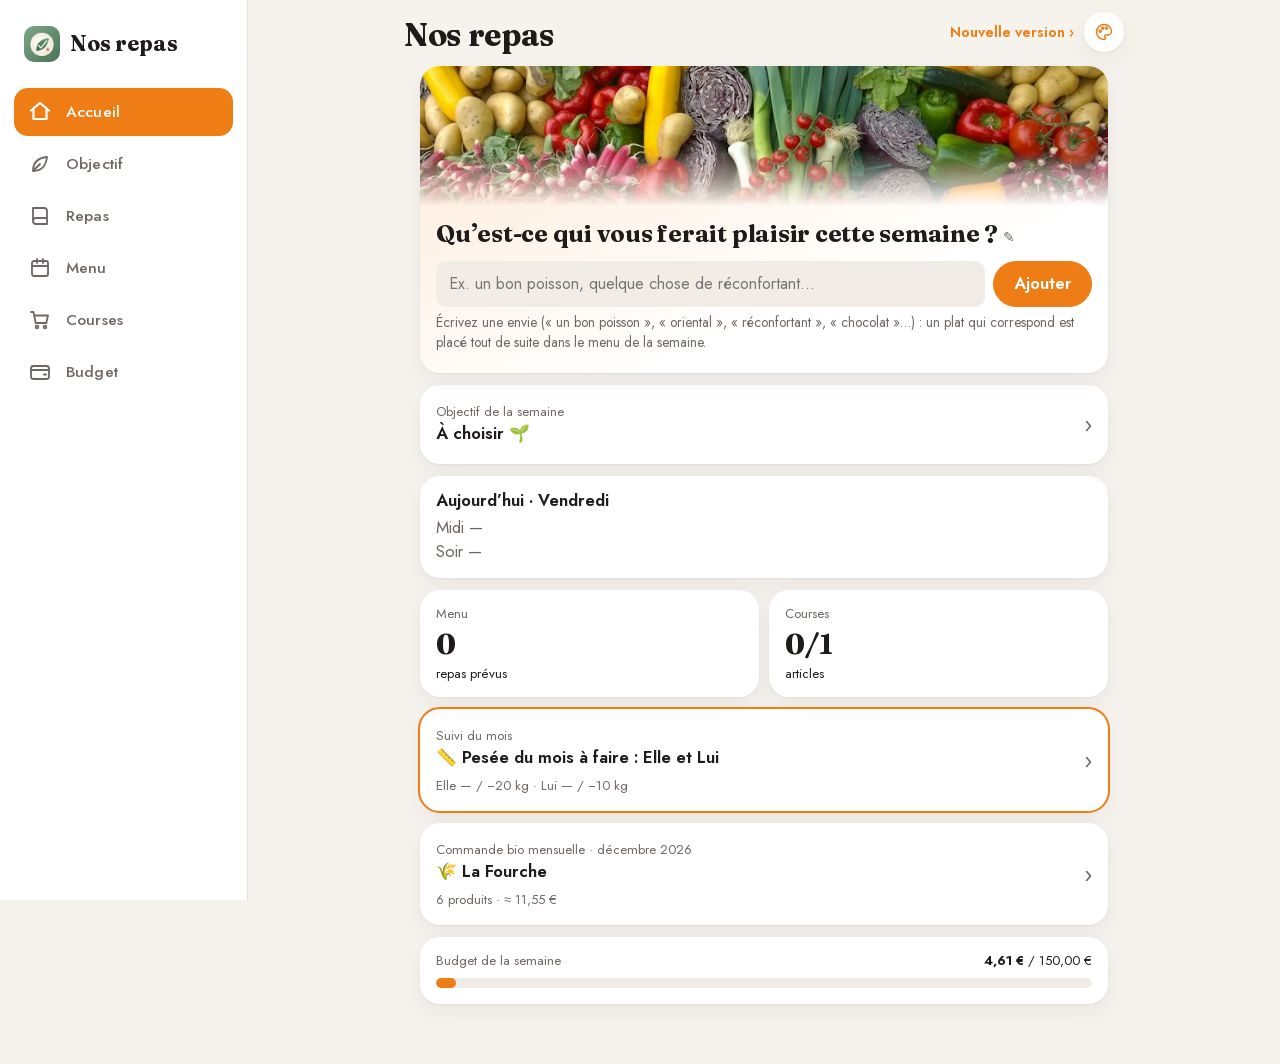
<file: v1/index.html>
<!doctype html>
<html lang="fr">
<head>
  <meta charset="utf-8" />
  <meta name="viewport" content="width=device-width, initial-scale=1, viewport-fit=cover" />
  <title>Nos repas · V1</title>
  <meta name="description" content="Menus de la semaine, liste de courses et budget — en douceur." />

  <!-- Installation sur iPhone (Safari › Partager › Sur l'écran d'accueil) -->
  <meta name="theme-color" id="meta-theme" content="#f6f2ed" />
  <!-- Appliquer la couleur et le mode choisis avant l'affichage (évite un flash) -->
  <script>
    try {
      var a = JSON.parse(localStorage.getItem('nos-repas-apparence')) || {};
      document.documentElement.dataset.couleur = a.couleur || 'orange';
      if (a.mode === 'light' || a.mode === 'dark') document.documentElement.dataset.theme = a.mode;
    } catch (e) {}
  </script>
  <link rel="preload" href="../fonts/jost-latin.woff2" as="font" type="font/woff2" crossorigin />
  <link rel="preload" href="../fonts/fraunces-latin.woff2" as="font" type="font/woff2" crossorigin />
  <meta name="apple-mobile-web-app-capable" content="yes" />
  <meta name="mobile-web-app-capable" content="yes" />
  <meta name="apple-mobile-web-app-status-bar-style" content="default" />
  <meta name="apple-mobile-web-app-title" content="Nos repas" />
  <link rel="apple-touch-icon" href="../icons/apple-touch-icon.png" />
  <link rel="icon" href="../icons/icon.svg" type="image/svg+xml" />

  <link rel="stylesheet" href="css/base.css" />
  <link rel="stylesheet" href="css/components.css" />
</head>
<body>
  <header class="topbar">
    <div class="topbar-in">
      <div class="topbar-titre"><a id="back" class="back" href="#/accueil" hidden>‹ Retour</a><h1 id="title">Nos repas</h1></div>
      <a href="../" class="link-btn" style="align-self:center">Nouvelle version ›</a>
      <button id="btn-apparence" class="btn-apparence" aria-label="Apparence : couleur et mode">
        <svg viewBox="0 0 24 24"><path d="M12 3a9 9 0 1 0 0 18c1.1 0 1.6-.8 1.6-1.6 0-.5-.2-.8-.4-1.1-.3-.3-.4-.6-.4-1 0-.9.7-1.6 1.6-1.6h1.9A4.7 4.7 0 0 0 21 11c0-4.4-4-8-9-8Z"/><circle cx="7.5" cy="11" r="1.2"/><circle cx="10.5" cy="7.5" r="1.2"/><circle cx="15" cy="7.5" r="1.2"/></svg>
      </button>
    </div>
  </header>

  <main id="view" class="view"></main>

  <nav class="tabbar" aria-label="Navigation">
    <div class="nav-brand"><img src="../icons/icon-192.png" alt="" />Nos repas</div>
    <a href="#/accueil" data-route="accueil">
      <svg viewBox="0 0 24 24"><path d="M3 11.5 12 4l9 7.5M5.5 9.5V20h13V9.5"/></svg><span>Accueil</span></a>
    <a href="#/objectif" data-route="objectif">
      <svg viewBox="0 0 24 24"><path d="M5 19c0-8 5-13 14-14-1 9-6 14-14 14Zm0 0 7-7"/></svg><span>Objectif</span></a>
    <a href="#/repas" data-route="repas">
      <svg viewBox="0 0 24 24"><path d="M5 4h11a3 3 0 0 1 3 3v13H8a3 3 0 0 1-3-3V4Zm0 13a3 3 0 0 1 3-3h11"/></svg><span>Repas</span></a>
    <a href="#/menu" data-route="menu">
      <svg viewBox="0 0 24 24"><rect x="4" y="5" width="16" height="15" rx="2"/><path d="M4 10h16M9 3v4M15 3v4"/></svg><span>Menu</span></a>
    <a href="#/courses" data-route="courses">
      <svg viewBox="0 0 24 24"><path d="M3 4h2.5l2.2 11h10.6L20 7.5H6.4"/><circle cx="9" cy="19" r="1.4"/><circle cx="17" cy="19" r="1.4"/></svg><span>Courses</span></a>
    <a href="#/budget" data-route="budget">
      <svg viewBox="0 0 24 24"><rect x="3" y="6" width="18" height="13" rx="2.5"/><path d="M3 10h18M16 14.5h2"/></svg><span>Budget</span></a>
  </nav>

  <!-- Données de départ -->
  <script src="data/ingredients.js"></script>
  <script src="data/repas.js"></script>
  <script src="data/objectifs.js"></script>
  <script src="data/images.js"></script>
  <!-- Cœur -->
  <script src="js/utils.js"></script>
  <script src="js/store.js"></script>
  <script src="js/domain/shopping.js"></script>
  <script src="js/domain/budget.js"></script>
  <script src="js/domain/suggestions.js"></script>
  <script src="js/domain/suivi.js"></script>
  <script src="js/domain/stock.js"></script>
  <script src="js/domain/nutrition.js"></script>
  <script src="js/domain/import.js"></script>
  <!-- Écrans -->
  <script src="js/views/commun.js"></script>
  <script src="js/views/accueil.js"></script>
  <script src="js/views/objectif.js"></script>
  <script src="js/views/repas.js"></script>
  <script src="js/views/menu.js"></script>
  <script src="js/views/courses.js"></script>
  <script src="js/views/budget.js"></script>
  <script src="js/views/suivi.js"></script>
  <script src="js/views/fourche.js"></script>
  <script src="js/views/ingredients.js"></script>
  <script src="js/views/stock.js"></script>
  <script src="js/views/cuisine.js"></script>
  <script src="js/views/importer.js"></script>
  <script src="js/apparence.js"></script>
  <script src="js/router.js"></script>
  <script src="js/app.js"></script>
</body>
</html>
</file>
<file: v1/css/base.css>
/* Thème : polices, couleurs au choix (data-couleur), modes clair / sombre / auto (data-theme),
   mise en page générale, barre d'onglets (téléphone) et menu latéral (tablette, ordinateur). */

/* ---------- Polices (licence libre SIL OFL, voir fonts/LICENCE.md) ---------- */
@font-face {
  font-family: 'Jost'; font-style: normal; font-weight: 400 700; font-display: swap;
  src: url(../../fonts/jost-latin.woff2) format('woff2');
}
@font-face {
  font-family: 'Fraunces'; font-style: normal; font-weight: 600 800; font-display: swap;
  src: url(../../fonts/fraunces-latin.woff2) format('woff2');
}

/* ---------- Palettes : chaque couleur a une version claire (-l) et sombre (-d) ---------- */
:root, :root[data-couleur="orange"] {
  --p-l: #ef7d16; --ps-l: #fde8d4; --pi-l: #ffffff;
  --p-d: #ff9b42; --ps-d: #3b2616; --pi-d: #1f1408;
}
:root[data-couleur="sauge"] {
  --p-l: #4f7a5a; --ps-l: #e1ebe3; --pi-l: #ffffff;
  --p-d: #8cc49a; --ps-d: #1f3326; --pi-d: #10231a;
}
:root[data-couleur="framboise"] {
  --p-l: #d2386a; --ps-l: #fbe0e9; --pi-l: #ffffff;
  --p-d: #ff7ea6; --ps-d: #3d1b27; --pi-d: #2a0b16;
}
:root[data-couleur="ocean"] {
  --p-l: #1b7f93; --ps-l: #d8eff3; --pi-l: #ffffff;
  --p-d: #5fc9dc; --ps-d: #13303a; --pi-d: #06242c;
}
:root[data-couleur="lavande"] {
  --p-l: #7657c6; --ps-l: #ebe5fb; --pi-l: #ffffff;
  --p-d: #b6a0f5; --ps-d: #2a2342; --pi-d: #1a1233;
}
:root[data-couleur="moutarde"] {
  --p-l: #b88a00; --ps-l: #faefcc; --pi-l: #1f1b1a;
  --p-d: #f2c94c; --ps-d: #3a3113; --pi-d: #1f1b1a;
}

/* ---------- Mode clair (par défaut) ---------- */
:root {
  --bg: #f6f2ed;
  --surface: #ffffff;
  --surface-2: #f1ece6;
  --text: #1f1b1a;
  --muted: #6e6764;
  --line: #e6e0da;
  --primary: var(--p-l);
  --primary-soft: var(--ps-l);
  --primary-ink: var(--pi-l);
  --accent: var(--p-l);
  --accent-soft: var(--ps-l);
  --danger: #c23b33;
  --danger-soft: #f8dfdc;
  --ok: #2f8a4e;
  --shadow: 0 1px 2px rgba(31, 27, 26, .05), 0 8px 24px rgba(31, 27, 26, .06);
  --shadow-lg: 0 10px 40px rgba(31, 27, 26, .14);
  --radius: 20px;
  --tabbar-h: 64px;
  --sidebar-w: 248px;
  --font: 'Jost', -apple-system, BlinkMacSystemFont, 'Segoe UI', Roboto, sans-serif;
  --font-titre: 'Fraunces', Georgia, 'Times New Roman', serif;
  color-scheme: light;
}

/* ---------- Mode sombre : automatique (réglage du téléphone) ou forcé ---------- */
@media (prefers-color-scheme: dark) {
  :root:not([data-theme="light"]) {
    --bg: #141211; --surface: #1e1b1a; --surface-2: #292524; --text: #f4efeb; --muted: #aaa29d; --line: #36302e;
    --primary: var(--p-d); --primary-soft: var(--ps-d); --primary-ink: var(--pi-d);
    --accent: var(--p-d); --accent-soft: var(--ps-d);
    --danger: #f0837a; --danger-soft: #3c2220; --ok: #7fd39a;
    --shadow: 0 1px 2px rgba(0, 0, 0, .35); --shadow-lg: 0 10px 40px rgba(0, 0, 0, .5);
    color-scheme: dark;
  }
}
:root[data-theme="dark"] {
  --bg: #141211; --surface: #1e1b1a; --surface-2: #292524; --text: #f4efeb; --muted: #aaa29d; --line: #36302e;
  --primary: var(--p-d); --primary-soft: var(--ps-d); --primary-ink: var(--pi-d);
  --accent: var(--p-d); --accent-soft: var(--ps-d);
  --danger: #f0837a; --danger-soft: #3c2220; --ok: #7fd39a;
  --shadow: 0 1px 2px rgba(0, 0, 0, .35); --shadow-lg: 0 10px 40px rgba(0, 0, 0, .5);
  color-scheme: dark;
}

* { box-sizing: border-box; -webkit-tap-highlight-color: transparent; }
html { -webkit-text-size-adjust: 100%; }
body {
  margin: 0;
  background: var(--bg);
  color: var(--text);
  font: 16.5px/1.45 var(--font);
  min-height: 100vh;
  overscroll-behavior-y: none;
  transition: background-color .25s;
}
body.no-scroll { overflow: hidden; }

h1, h2 { font-family: var(--font-titre); font-weight: 700; letter-spacing: -.01em; }
h1, h2, h3 { margin: 0; line-height: 1.2; }
h2 { font-size: 1.35rem; }
h3 { font-size: 1.05rem; font-weight: 600; }
p { margin: .4rem 0; }
small { font-size: .82rem; }
a { color: var(--primary); }
s { color: var(--muted); }

/* ---------- En-tête ---------- */
.topbar {
  position: sticky; top: 0; z-index: 10;
  padding: calc(env(safe-area-inset-top) + 12px) 16px 10px;
  background: color-mix(in srgb, var(--bg) 85%, transparent);
  backdrop-filter: saturate(1.6) blur(16px);
  -webkit-backdrop-filter: saturate(1.6) blur(16px);
}
.topbar-in { max-width: 640px; margin: 0 auto; display: flex; align-items: flex-end; gap: 10px; }
.topbar-titre { flex: 1; min-width: 0; }
.topbar h1 { font-size: 2rem; line-height: 1.1; }
.back { display: inline-block; font-weight: 600; text-decoration: none; margin-bottom: 4px; }
.back[hidden] { display: none; }
.btn-apparence {
  width: 40px; height: 40px; border-radius: 50%; border: none; flex: none; cursor: pointer;
  background: var(--surface); box-shadow: var(--shadow); color: var(--primary);
  display: grid; place-items: center;
}
.btn-apparence svg { width: 20px; height: 20px; fill: none; stroke: currentColor; stroke-width: 1.8; stroke-linecap: round; stroke-linejoin: round; }

.view {
  max-width: 640px; margin: 0 auto;
  padding: 4px 16px calc(var(--tabbar-h) + env(safe-area-inset-bottom) + 40px);
}

/* ---------- Barre d'onglets flottante (téléphone) ---------- */
.tabbar {
  position: fixed; z-index: 20;
  left: 12px; right: 12px; bottom: calc(env(safe-area-inset-bottom) + 10px);
  max-width: 560px; margin: 0 auto;
  height: var(--tabbar-h);
  display: grid; grid-template-columns: repeat(6, 1fr); align-items: center;
  padding: 6px;
  background: color-mix(in srgb, var(--surface) 88%, transparent);
  backdrop-filter: saturate(1.6) blur(20px); -webkit-backdrop-filter: saturate(1.6) blur(20px);
  border: 1px solid color-mix(in srgb, var(--line) 70%, transparent);
  border-radius: 26px;
  box-shadow: var(--shadow-lg);
}
.nav-brand { display: none; }
.tabbar a {
  position: relative; height: 100%;
  display: flex; flex-direction: column; align-items: center; justify-content: center; gap: 2px;
  color: var(--muted); text-decoration: none; font-size: .66rem; font-weight: 600; letter-spacing: .01em;
  border-radius: 20px; transition: color .2s, background-color .2s;
}
.tabbar svg {
  width: 24px; height: 24px; fill: none; stroke: currentColor;
  stroke-width: 1.8; stroke-linecap: round; stroke-linejoin: round; transition: transform .2s;
}
.tabbar a.active { color: var(--primary); background: var(--primary-soft); }
.tabbar a.active svg { stroke-width: 2.2; transform: translateY(-1px); }
.tabbar a:active svg { transform: scale(.9); }

/* ---------- Menu latéral (tablette en paysage, ordinateur) ---------- */
@media (min-width: 900px) {
  .tabbar {
    left: 0; right: auto; top: 0; bottom: 0; margin: 0;
    width: var(--sidebar-w); height: auto; max-width: none;
    display: flex; flex-direction: column; align-items: stretch; gap: 4px;
    padding: calc(env(safe-area-inset-top) + 22px) 14px 22px;
    border-radius: 0; border: none; border-right: 1px solid var(--line);
    box-shadow: none; background: var(--surface);
  }
  .nav-brand {
    display: flex; align-items: center; gap: 10px; padding: 4px 10px 22px;
    font-family: var(--font-titre); font-weight: 700; font-size: 1.35rem; color: var(--text);
  }
  .nav-brand img { width: 36px; height: 36px; border-radius: 10px; }
  .tabbar a {
    flex-direction: row; justify-content: flex-start; gap: 14px;
    height: 48px; padding: 0 14px; font-size: .98rem; font-weight: 500; border-radius: 14px;
  }
  .tabbar a:hover { background: var(--surface-2); color: var(--text); }
  .tabbar a.active, .tabbar a.active:hover { background: var(--primary); color: var(--primary-ink); }
  body { padding-left: var(--sidebar-w); }
  .view { padding-bottom: 48px; }
  .topbar-in, .view { max-width: 720px; }
  .fab { bottom: 28px !important; right: 32px !important; }
  .toast { bottom: 28px !important; left: calc(50% + var(--sidebar-w) / 2) !important; }
  .sticky-bottom { bottom: 12px !important; }
}

/* Utilitaires */
.muted { color: var(--muted); }
.small { font-size: .86rem; }
.center { text-align: center; display: block; margin-left: auto; margin-right: auto; }
.grow { flex: 1; min-width: 0; }
.hidden { display: none !important; }
.row { display: flex; gap: 10px; align-items: flex-end; flex-wrap: wrap; }
.row-between { display: flex; justify-content: space-between; align-items: center; gap: 10px; }
.stack { display: flex; flex-direction: column; gap: 12px; }
.grid2 { display: grid; grid-template-columns: 1fr 1fr; gap: 10px; }
.plain { list-style: none; margin: 0; padding: 0; }
.ok { color: var(--ok); font-weight: 600; }
.danger { color: var(--danger); font-weight: 600; }
.empty { text-align: center; color: var(--muted); padding: 2rem 0; }
</file>
<file: v1/css/components.css>
/* Composants : cartes, boutons, puces, formulaires, feuilles modales, écrans. */

/* ---------- Cartes ---------- */
.card {
  background: var(--surface); border-radius: var(--radius); box-shadow: var(--shadow);
  padding: 14px 16px; margin: 0 0 12px;
}
.card h3 { margin-bottom: 6px; }
.cards { list-style: none; margin: 0; padding: 0; }
.link-card { display: flex; align-items: center; gap: 12px; cursor: pointer; }
.link-card:active, .meal:active { transform: scale(.99); }
.chev { color: var(--muted); font-size: 1.5rem; }
.section-title { margin: 24px 4px 10px; color: var(--muted); font-size: .78rem; font-weight: 600; text-transform: uppercase; letter-spacing: .08em; }

/* ---------- Boutons ---------- */
button { font: inherit; color: inherit; }
.btn {
  display: inline-flex; align-items: center; justify-content: center; gap: 6px;
  min-height: 46px; padding: 0 20px; border-radius: 999px; border: 1px solid var(--line);
  background: var(--surface); color: var(--text); font-weight: 600; cursor: pointer;
}
.btn-primary { background: var(--primary); border-color: var(--primary); color: var(--primary-ink); }
.btn-danger { background: var(--danger); border-color: var(--danger); color: #fff; }
.btn-ghost { background: transparent; }
.btn-ghost-danger { background: transparent; border-color: transparent; color: var(--danger); }
.btn.block { width: 100%; margin-top: 12px; }
.btn:active { opacity: .8; }
.icon-btn {
  width: 40px; height: 40px; border-radius: 50%; border: none; background: var(--surface-2);
  font-size: 1.4rem; line-height: 1; cursor: pointer; flex: none;
}
.icon-btn.small { width: 30px; height: 30px; font-size: .85rem; }
.link-btn {
  background: none; border: none; padding: 6px 0; color: var(--primary);
  font-weight: 600; cursor: pointer; text-decoration: none; font-size: .9rem;
}
.link-btn.tiny { font-size: .75rem; padding: 2px 0; font-weight: 500; }
.fab {
  position: fixed; right: 20px; bottom: calc(var(--tabbar-h) + env(safe-area-inset-bottom) + 26px);
  width: 56px; height: 56px; border-radius: 50%; border: none; z-index: 15;
  background: var(--accent); color: #fff; font-size: 1.8rem; box-shadow: 0 6px 18px rgba(0,0,0,.2); cursor: pointer;
}
.toolbar { display: flex; gap: 8px; margin: 10px 0 14px; flex-wrap: wrap; }
.toolbar .btn-primary { flex: 1; }
.sticky-bottom {
  position: sticky; bottom: calc(var(--tabbar-h) + env(safe-area-inset-bottom) + 20px);
  background: var(--bg); padding: 8px 0; margin-top: 18px;
}
.sticky-bottom .btn { flex: 1; }

/* ---------- Puces ---------- */
.chips { display: flex; flex-wrap: wrap; gap: 6px; margin: 6px 0; }
.chips.small .chip { font-size: .7rem; padding: 2px 8px; }
.scroll-x { flex-wrap: nowrap; overflow-x: auto; scrollbar-width: none; margin: 0 -16px 10px; padding: 0 16px; }
.scroll-x::-webkit-scrollbar { display: none; }
.chip {
  display: inline-flex; align-items: center; gap: 4px; white-space: nowrap;
  padding: 5px 12px; border-radius: 999px; font-size: .8rem; font-family: inherit;
  background: var(--surface-2); color: var(--text); border: 1px solid transparent;
}
.chip-btn { cursor: pointer; min-height: 32px; }
.chip-btn.on { background: var(--primary); color: var(--primary-ink); border-color: var(--primary); }
.chip-good { background: var(--primary-soft); color: var(--primary); }
.chip-bad { background: var(--danger-soft); color: var(--danger); text-decoration: line-through; }
.chip-check { cursor: pointer; }
.chip-check input { display: none; }
.chip-check:has(input:checked) { background: var(--primary); color: var(--primary-ink); }
.pill {
  display: inline-block; font-size: .68rem; padding: 1px 7px; border-radius: 999px;
  background: var(--surface-2); color: var(--muted); margin-left: 4px; vertical-align: middle;
}
.pill.good { background: var(--primary-soft); }
.badge-good { font-size: 1.1rem; }

/* ---------- Formulaires ---------- */
label { display: flex; flex-direction: column; gap: 4px; font-size: .85rem; color: var(--muted); font-weight: 500; }
input, select, textarea {
  font: inherit; font-size: 16px; /* évite le zoom auto d'iOS */
  color: var(--text); background: var(--surface-2); border: 1px solid transparent;
  border-radius: 10px; padding: 10px 12px; width: 100%; min-height: 44px;
}
input:focus, select:focus, textarea:focus { outline: none; border-color: var(--primary); background: var(--surface); }
textarea { resize: vertical; }
fieldset { border: none; padding: 0; margin: 0; }
legend { font-size: .85rem; color: var(--muted); font-weight: 500; margin-bottom: 4px; }
input[type=checkbox] { width: 22px; height: 22px; min-height: 0; accent-color: var(--primary); flex: none; }
.add-form { display: flex; gap: 8px; margin-top: 8px; }
.add-form .prix { width: 5rem; flex: none; }
.toggle-line { flex-direction: row; align-items: center; gap: 10px; padding: 8px 4px; color: var(--text); font-size: .95rem; }
.file-btn { flex-direction: row; color: var(--text); font-size: 1rem; }

/* ---------- Sélecteur de semaine & bandeau ---------- */
.weeknav { display: flex; align-items: center; gap: 10px; margin: 4px 0 10px; }
.weeknav-label { flex: 1; text-align: center; display: flex; flex-direction: column; }
.weeknav-label span { color: var(--muted); font-size: .85rem; }
.banner {
  width: 100%; text-align: left; border: none; border-radius: 12px; padding: 10px 14px;
  background: var(--primary-soft); color: var(--text); cursor: pointer; margin-bottom: 4px;
}
.banner.muted { background: var(--surface-2); color: var(--muted); }

/* ---------- Accueil ---------- */
.hello { margin: 2px 4px 12px; }
.hello p { margin: 0 0 6px; }
.who { display: inline-flex; background: var(--surface-2); border-radius: 12px; padding: 3px; gap: 2px; }
.seg { border: none; background: none; padding: 7px 16px; border-radius: 9px; font-weight: 600; color: var(--muted); cursor: pointer; }
.seg.on { background: var(--surface); color: var(--text); box-shadow: var(--shadow); }
.hero { background: linear-gradient(160deg, var(--accent-soft), var(--surface) 70%); }
.question {
  display: block; width: 100%; text-align: left; background: none; border: none; padding: 0; cursor: pointer;
  font-family: var(--font-titre); font-size: 1.5rem; font-weight: 700; line-height: 1.2; letter-spacing: -.01em; margin-bottom: 12px;
}
.question .edit { font-size: .9rem; color: var(--muted); font-weight: 400; }
.envie-form { display: flex; gap: 8px; }
.envies { margin-top: 12px; display: flex; flex-direction: column; gap: 10px; }
.envie { background: var(--surface); border-radius: 12px; padding: 10px 12px; border: 1px solid var(--line); }
.envie-head { display: flex; gap: 10px; align-items: center; }
.envie-head strong { display: block; }
.avatar {
  width: 32px; height: 32px; border-radius: 50%; flex: none; display: grid; place-items: center;
  background: var(--accent); color: #fff; font-weight: 700; font-size: .9rem;
}
.envie-matches { margin-top: 8px; display: flex; flex-wrap: wrap; gap: 6px; align-items: center; }
.envie-matches small { width: 100%; }
.envie-actions { display: flex; justify-content: space-between; margin-top: 4px; }
.stat { flex-direction: column; align-items: flex-start; gap: 0; }
.stat strong { font-family: var(--font-titre); font-size: 1.8rem; }

/* ---------- Barre de progression ---------- */
.bar { height: 10px; border-radius: 999px; background: var(--surface-2); overflow: hidden; margin: 8px 0 2px; }
.bar span { display: block; height: 100%; background: var(--primary); border-radius: inherit; transition: width .3s; }
.bar.over span { background: var(--danger); }

/* ---------- Objectif ---------- */
.obj-grid { display: grid; grid-template-columns: 1fr 1fr; gap: 10px; }
.obj-card {
  display: flex; flex-direction: column; align-items: flex-start; gap: 4px; text-align: left;
  background: var(--surface); border: 2px solid transparent; border-radius: var(--radius);
  padding: 12px; box-shadow: var(--shadow); cursor: pointer;
}
.obj-card small { color: var(--muted); font-size: .75rem; }
.obj-card.on { border-color: var(--primary); background: var(--primary-soft); }
.obj-card.add { border: 2px dashed var(--line); box-shadow: none; background: transparent; }
.obj-emoji { font-size: 1.6rem; }
.selected-obj { border: 2px solid var(--primary); }
.selected-obj h3 { margin-top: 14px; }
.conseils { margin: 8px 0; padding-left: 1.2rem; }
.conseils li { margin: 3px 0; }
.disclaimer { color: var(--muted); font-size: .75rem; text-align: center; margin-top: 20px; }

/* ---------- Bibliothèque ---------- */
.searchbar { margin-bottom: 10px; }
.meal { display: flex; gap: 10px; align-items: center; cursor: pointer; padding: 12px 14px; margin-bottom: 8px; }
.meal strong { font-weight: 600; font-size: .96rem; }
.meal-side { display: flex; flex-direction: column; align-items: flex-end; gap: 2px; flex: none; }
.note { background: var(--accent-soft); border-radius: 10px; padding: 10px 12px; font-size: .9rem; }
.ing-list { list-style: none; padding: 0; margin: 6px 0 0; }
.ing-list li { display: flex; justify-content: space-between; gap: 10px; padding: 8px 0; border-bottom: 1px solid var(--line); }
.ing-row { display: grid; grid-template-columns: 1fr 4.5rem 3rem 30px; gap: 6px; align-items: center; margin-bottom: 6px; }
.ing-row .unit { font-size: .8rem; color: var(--muted); }
.ing-new { display: flex; flex-direction: column; gap: 8px; background: var(--surface-2); padding: 10px; border-radius: 12px; margin-top: 6px; }
.ing-new input, .ing-new select { background: var(--surface); }
.ing-new .row > * { flex: 1; }

/* ---------- Menu ---------- */
.day { padding: 10px 12px; }
.day h3 { font-size: .95rem; margin: 2px 4px 6px; }
.day.today { outline: 2px solid var(--accent); }
.day.past { opacity: .72; }
.slot {
  display: flex; align-items: center; gap: 10px; width: 100%; text-align: left;
  border: none; background: var(--surface-2); border-radius: 14px; padding: 10px 12px; margin-top: 6px; cursor: pointer;
  min-height: 46px;
}
.slot.empty { background: transparent; border: 1.5px dashed var(--line); }
.slot.ext { background: var(--accent-soft); }
.slot.restes, .slot.reporte { background: transparent; border: 1px solid var(--line); }
.slot-moment { width: 2.8rem; flex: none; font-size: .75rem; color: var(--muted); font-weight: 600; text-transform: uppercase; }
.slot-body { flex: 1; font-size: .93rem; }
.current-slot { background: var(--surface-2); border-radius: 12px; padding: 10px 12px; margin: 10px 0; }
.slot-grid { display: grid; grid-template-columns: 6rem repeat(var(--cols), 1fr); gap: 6px; align-items: center; margin: 10px 0; }
.slot-grid-day { font-weight: 600; font-size: .9rem; }
.slot-cell { min-height: 40px; border-radius: 10px; border: 1px solid var(--line); background: var(--surface); cursor: pointer; }
.slot-cell.occ { background: var(--surface-2); color: var(--muted); }

/* ---------- Courses ---------- */
.summary strong { font-size: 1.3rem; }
.list { list-style: none; padding: 4px 12px; }
.item { display: flex; align-items: center; gap: 8px; padding: 10px 0; border-bottom: 1px solid var(--line); }
.item:last-child { border-bottom: none; }
.check { flex-direction: row; align-items: center; gap: 12px; flex: 1; min-width: 0; color: var(--text); font-size: .95rem; font-weight: 400; cursor: pointer; }
.check strong { font-weight: 600; }
.for { display: block; font-size: .72rem; overflow: hidden; text-overflow: ellipsis; white-space: nowrap; }
.item-side { display: flex; flex-direction: column; align-items: flex-end; flex: none; }
.item.done .check strong { text-decoration: line-through; color: var(--muted); }
.item.stock { opacity: .55; }
.empty-state { text-align: center; }

/* ---------- Budget ---------- */
.budget-main .big { font-family: var(--font-titre); font-size: 2.2rem; font-weight: 700; letter-spacing: -.01em; }
.budget-main .big small { font-size: 1rem; font-weight: 500; }
.budget-main.over { outline: 2px solid var(--danger); }
.histo { position: relative; display: flex; gap: 6px; align-items: flex-end; padding-top: 10px; }
.histo-col { flex: 1; display: flex; flex-direction: column; align-items: center; gap: 2px; }
.histo-val { font-size: .65rem; color: var(--muted); height: 1em; }
.histo-track { height: 110px; width: 100%; display: flex; align-items: flex-end; }
.histo-bar { width: 100%; background: var(--primary-soft); border-radius: 6px 6px 2px 2px; min-height: 2px; }
.histo-col.current .histo-bar { background: var(--primary); }
.histo-bar.over { background: var(--danger) !important; }
.histo-col small { font-size: .65rem; color: var(--muted); height: 1.4rem; line-height: 1.4rem; }
.histo-line { position: absolute; left: 0; right: 0; border-top: 1.5px dashed var(--accent); pointer-events: none; }
.histo-line em { position: absolute; right: 0; top: -1.2rem; font-size: .65rem; font-style: normal; color: var(--accent); }

/* ---------- Feuilles modales ---------- */
.sheet-overlay {
  position: fixed; inset: 0; z-index: 50; background: rgba(0,0,0,0); transition: background .2s;
  display: flex; align-items: flex-end; justify-content: center;
}
.sheet-overlay.open { background: rgba(0,0,0,.35); }
.sheet {
  width: 100%; max-width: 640px; max-height: 88vh; overflow-y: auto; -webkit-overflow-scrolling: touch;
  background: var(--surface); border-radius: 20px 20px 0 0;
  padding: 8px 18px calc(env(safe-area-inset-bottom) + 20px);
  transform: translateY(100%); transition: transform .22s ease-out;
}
.sheet-overlay.open .sheet { transform: translateY(0); }
.sheet h2 { margin: 6px 0 10px; }
.sheet h3 { margin: 16px 0 8px; }
.sheet-grip { width: 38px; height: 5px; border-radius: 3px; background: var(--line); margin: 0 auto 10px; }
.sheet-text { font-size: 1.05rem; margin: 10px 0 16px; }
.sheet-actions { display: grid; grid-template-columns: 1fr 1fr; gap: 10px; margin-top: 16px; }
.list-select { display: flex; flex-direction: column; gap: 6px; margin-top: 8px; }
.option {
  display: flex; align-items: center; gap: 8px; text-align: left; width: 100%;
  border: 1px solid var(--line); background: var(--surface); border-radius: 12px; padding: 12px; cursor: pointer;
}
.option.col { flex-direction: column; align-items: flex-start; }
.option.on { border-color: var(--primary); background: var(--primary-soft); }
.ext-form { background: var(--accent-soft); border-radius: 12px; padding: 12px; margin-top: 10px; }
.ext-form input { background: var(--surface); }

/* ---------- Toast ---------- */
.toast {
  position: fixed; left: 50%; bottom: calc(var(--tabbar-h) + env(safe-area-inset-bottom) + 30px); z-index: 60;
  transform: translate(-50%, 20px); opacity: 0; transition: .25s;
  background: var(--text); color: var(--bg); padding: 10px 16px; border-radius: 12px;
  font-size: .9rem; max-width: calc(100% - 32px); text-align: center;
}
.toast.show { opacity: 1; transform: translate(-50%, 0); }

@media (max-width: 360px) {
  .obj-grid { grid-template-columns: 1fr; }
  .tabbar a span { font-size: .6rem; }
}
.current-slot .chip { background: var(--surface); border-color: var(--line); }
.note { white-space: pre-line; }

/* ---------- Ajouts : gâteaux, lieux d'achat, suivi, année ---------- */
.center-who { display: flex; width: max-content; margin: 4px auto 14px; }
.link-card.due { outline: 2px solid var(--accent); }
.douceur { display: flex; align-items: center; gap: 8px; padding: 8px 0; border-top: 1px solid var(--line); }
.douceur:first-of-type { border-top: none; }
.douceur-main { flex: 1; text-align: left; background: none; border: none; padding: 0; cursor: pointer; display: flex; flex-direction: column; }
.btn-cookidoo { background: #00a94f; border-color: #00a94f; color: #fff; text-decoration: none; margin: 4px 0 8px; }
.lieu-head { display: flex; justify-content: space-between; align-items: baseline; margin: 26px 4px 0; }
.lieu-head h2 { font-size: 1.15rem; }
.lieu-sub { display: block; margin: 2px 4px 0; }
.lieu-select { width: auto; flex: none; }
.add-form { flex-wrap: wrap; }
.add-form input[name=nom] { flex: 1; min-width: 8rem; }
.done-banner { margin-top: 8px; padding: 8px 10px; border-radius: 10px; background: var(--primary-soft); color: var(--primary); font-weight: 600; display: flex; justify-content: space-between; align-items: center; }
.item.tap { cursor: pointer; }
.courbe { width: 100%; height: auto; max-height: 220px; }
.courbe .trait { fill: none; stroke: var(--primary); stroke-width: 2.5; stroke-linejoin: round; }
.courbe .pt { fill: var(--primary); }
.courbe .cible { stroke: var(--accent); stroke-dasharray: 4 4; }
.courbe .lbl { font-size: 9px; fill: var(--muted); }
.split { display: flex; flex-direction: column; gap: 4px; margin-top: 10px; font-size: .85rem; }
.dot { display: inline-block; width: 10px; height: 10px; border-radius: 3px; margin-right: 6px; vertical-align: middle; }
.c1 { background: var(--primary); }
.c2 { background: #b08d3c; }
.c3 { background: var(--accent); }
.stack-bar { flex-direction: column; justify-content: flex-end; align-items: stretch; }
.seg-bar { display: block; width: 100%; }
.stack-bar .seg-bar:first-child { border-radius: 5px 5px 0 0; }
.month-row { padding: 7px 0; border-bottom: 1px solid var(--line); text-transform: capitalize; }
.month-row small { flex: 1; text-align: right; margin-right: 8px; text-transform: none; }

/* ---------- Photos ---------- */
.thumb { width: 56px; height: 56px; border-radius: 12px; object-fit: cover; flex: none; background: var(--surface-2); }
.thumb.sm { width: 34px; height: 34px; border-radius: 8px; }
.sheet-hero { display: block; width: calc(100% + 36px); margin: -4px -18px 12px; height: 200px; object-fit: cover; }
.sheet .sheet-grip + .sheet-hero { margin-top: 0; }
.hero { position: relative; overflow: hidden; padding-top: 0; }
.hero-img { display: block; width: calc(100% + 32px); margin: 0 -16px 14px; height: 140px; object-fit: cover;
  -webkit-mask-image: linear-gradient(#000 60%, transparent); mask-image: linear-gradient(#000 60%, transparent); }
.douceur .thumb { width: 48px; height: 48px; }
.option .thumb.sm { margin: -4px 0; }

/* ---------- Garde-manger ---------- */
.empty-zone { margin: 0 4px; }
.add-form select[name=ing] { flex: 1; min-width: 10rem; }

/* ---------- Collections, favoris, infos ---------- */
.collections { display: flex; gap: 10px; margin-bottom: 8px; padding-bottom: 4px; }
.collection {
  flex: none; width: 9.5rem; text-align: left; display: flex; flex-direction: column; gap: 2px;
  background: var(--surface); border: 2px solid transparent; border-radius: 14px; padding: 10px 12px;
  box-shadow: var(--shadow); cursor: pointer;
}
.collection strong { font-size: .85rem; line-height: 1.2; }
.collection small { color: var(--muted); font-size: .72rem; }
.collection.on { border-color: var(--primary); background: var(--primary-soft); }
.collection.add { box-shadow: none; border: 2px dashed var(--line); background: transparent; }
.col-emoji { font-size: 1.3rem; }
.col-head { margin: 4px 4px 6px; }
.col-line { margin-top: 14px; }
.star { color: #d9a400; }
.fav { font-size: 1.4rem; color: var(--muted); }
.fav.on { color: #d9a400; }
.infos { display: flex; flex-wrap: wrap; gap: 6px 14px; font-size: .85rem; margin: 8px 0; }
.avis { display: flex; gap: 6px; flex-wrap: wrap; margin: 12px 0 8px; }
.commentaire { min-height: 0; font-size: 15px; }
.pill.low { background: var(--danger-soft); color: var(--danger); }

/* ---------- Mode cuisine ---------- */
.cuisine {
  position: fixed; inset: 0; z-index: 70; background: var(--bg); display: flex; flex-direction: column;
  padding: calc(env(safe-area-inset-top) + 8px) 18px calc(env(safe-area-inset-bottom) + 12px);
}
.cuisine-top { display: flex; align-items: center; gap: 12px; }
.cuisine-top strong { font-size: .95rem; }
.cuisine-dots { display: flex; gap: 4px; margin: 12px 0 8px; }
.cuisine-dots span { flex: 1; height: 4px; border-radius: 2px; background: var(--line); }
.cuisine-dots span.vu { background: var(--primary-soft); }
.cuisine-dots span.on { background: var(--primary); }
.cuisine-timers { display: flex; flex-direction: column; gap: 6px; }
.timer { display: flex; align-items: center; gap: 10px; background: var(--accent-soft); border-radius: 12px; padding: 8px 12px; }
.timer span { flex: 1; }
.timer strong { font-size: 1.4rem; font-variant-numeric: tabular-nums; }
.timer.fini { background: var(--accent); color: #fff; animation: pulse 1s infinite; }
@keyframes pulse { 50% { opacity: .7; } }
.cuisine-corps { flex: 1; overflow-y: auto; padding: 10px 2px; max-width: 640px; width: 100%; margin: 0 auto; }
.cuisine-etape { font-size: 1.55rem; line-height: 1.4; font-weight: 500; margin: 14px 0 22px; }
.cuisine-intro { background: var(--surface-2); border-radius: 12px; padding: 10px 12px; }
.btn-timer { width: 100%; margin-bottom: 8px; background: var(--accent-soft); border-color: transparent; font-size: 1.05rem; min-height: 52px; }
.portions { display: flex; align-items: center; gap: 14px; margin: 8px 0 12px; }
.cuisine-ings { list-style: none; padding: 0; margin: 0; }
.cuisine-ings li { display: flex; align-items: center; gap: 12px; padding: 12px 4px; border-bottom: 1px solid var(--line); font-size: 1.1rem; cursor: pointer; }
.cuisine-ings li.done .grow { text-decoration: line-through; color: var(--muted); }
.box { width: 26px; height: 26px; border-radius: 8px; border: 2px solid var(--line); display: grid; place-items: center; color: var(--primary); font-weight: 700; flex: none; }
.cuisine-ings li.done .box { background: var(--primary-soft); border-color: var(--primary); }
.cuisine-nav { display: grid; grid-template-columns: 1fr 2fr; gap: 10px; max-width: 640px; width: 100%; margin: 0 auto; }
.cuisine-nav .btn { min-height: 54px; font-size: 1.05rem; }

/* ---------- Envies ---------- */
.slot.envie { background: var(--accent-soft); }
.envie-pill { background: var(--accent-soft); color: var(--accent); }
.envie-plan { margin-top: 8px; padding: 8px 10px; border-radius: 10px; background: var(--primary-soft); display: flex; align-items: center; gap: 10px; }
.envie-plan.vide { background: var(--surface-2); }
.envie-plan .grow small { display: block; }
.link-plain { background: none; border: none; padding: 0; text-align: left; color: var(--text); cursor: pointer; }

/* ---------- Apparence : couleur et mode ---------- */
.apparence { text-align: center; }
.apparence-logo { width: 72px; height: 72px; border-radius: 20px; box-shadow: var(--shadow-lg); margin: 8px auto 10px; display: block; }
.apparence h2 { font-size: 1.7rem; }
.apparence .intro { color: var(--muted); margin: 6px 0 18px; }
.apparence h3 { text-align: left; margin: 18px 2px 10px; }
.swatches { display: grid; grid-template-columns: repeat(3, 1fr); gap: 10px; }
.swatch {
  display: flex; flex-direction: column; align-items: center; gap: 6px; padding: 12px 6px;
  border-radius: 18px; border: 2px solid var(--line); background: var(--surface); cursor: pointer;
  font: 500 .85rem var(--font); color: var(--text);
}
.swatch i { width: 34px; height: 34px; border-radius: 50%; display: block; box-shadow: inset 0 0 0 3px rgba(255,255,255,.35); }
.swatch.on { border-color: var(--primary); background: var(--primary-soft); }
.modes { display: grid; grid-template-columns: repeat(3, 1fr); gap: 8px; background: var(--surface-2); padding: 4px; border-radius: 16px; }
.mode { border: none; background: none; padding: 10px 4px; border-radius: 12px; font: 600 .9rem var(--font); color: var(--muted); cursor: pointer; display: flex; flex-direction: column; align-items: center; gap: 4px; }
.mode span { font-size: 1.2rem; }
.mode.on { background: var(--surface); color: var(--text); box-shadow: var(--shadow); }
.apercu { margin-top: 18px; text-align: left; background: var(--bg); border-radius: 20px; padding: 14px; border: 1px solid var(--line); }
.apercu .card { margin: 0 0 10px; }
.apercu-barre { display: flex; justify-content: space-around; background: var(--surface); border-radius: 18px; padding: 8px; box-shadow: var(--shadow); }
.apercu-barre b { width: 46px; height: 30px; border-radius: 12px; background: var(--surface-2); display: block; }
.apercu-barre b.on { background: var(--primary-soft); box-shadow: inset 0 -3px 0 var(--primary); }

/* ---------- Bébé ---------- */
.bebe-ligne { display: grid; grid-template-columns: 28px repeat(3, 1fr); gap: 6px; align-items: stretch; margin-top: 8px; padding-top: 8px; border-top: 1px dashed var(--line); }
.bebe-icone { display: grid; place-items: center; font-size: 1.15rem; }
.bebe-case {
  display: flex; flex-direction: column; align-items: flex-start; gap: 1px; text-align: left; min-width: 0;
  border: none; border-radius: 12px; padding: 6px 8px; background: var(--primary-soft); cursor: pointer; font: inherit; color: var(--text);
}
.bebe-case small { font-size: .66rem; color: var(--muted); text-transform: uppercase; letter-spacing: .05em; font-weight: 600; }
.bebe-case span { font-size: .78rem; line-height: 1.2; overflow: hidden; display: -webkit-box; -webkit-line-clamp: 2; -webkit-box-orient: vertical; }
.bebe-case i { font-style: normal; font-size: .64rem; color: var(--muted); }
.bebe-case.vide { background: transparent; border: 1.5px dashed var(--line); align-items: center; justify-content: center; }
.bebe-case.orch { background: var(--surface-2); }
.reperes { margin-top: 10px; }
.reperes summary { cursor: pointer; font-weight: 600; color: var(--primary); }
.reperes ul { margin: 8px 0 0; padding-left: 1.2rem; font-size: .88rem; }

/* ---------- Import de recettes ---------- */
.row-search { display: flex; gap: 8px; }
.row-search input { flex: 1; }
.btn-import { flex: none; padding: 0 16px; }
.import-onglets { display: grid; grid-template-columns: repeat(4, 1fr); gap: 6px; background: var(--surface-2); padding: 4px; border-radius: 16px; margin: 6px 0 14px; }
.import-onglets button { border: none; background: none; border-radius: 12px; padding: 8px 2px; font: 600 .8rem var(--font); color: var(--muted); cursor: pointer; display: flex; flex-direction: column; align-items: center; gap: 2px; }
.import-onglets button span { font-size: 1.15rem; }
.import-onglets button.on { background: var(--surface); color: var(--text); box-shadow: var(--shadow); }
.import-texte { min-height: 200px; margin: 10px 0; font-size: 15px; line-height: 1.4; }
.etapes-aide { padding-left: 1.3rem; margin: 6px 0 8px; }
.etapes-aide li { margin: 6px 0; }
.decouvrir { display: grid; grid-template-columns: repeat(2, 1fr); gap: 10px; }
.decouvrir-carte { border: none; padding: 0; background: var(--surface); border-radius: 16px; overflow: hidden; box-shadow: var(--shadow); text-align: left; cursor: pointer; font: 500 .85rem var(--font); color: var(--text); }
.decouvrir-carte img { width: 100%; height: 90px; object-fit: cover; display: block; }
.decouvrir-carte span { display: block; padding: 8px 10px; line-height: 1.25; }
</file>
